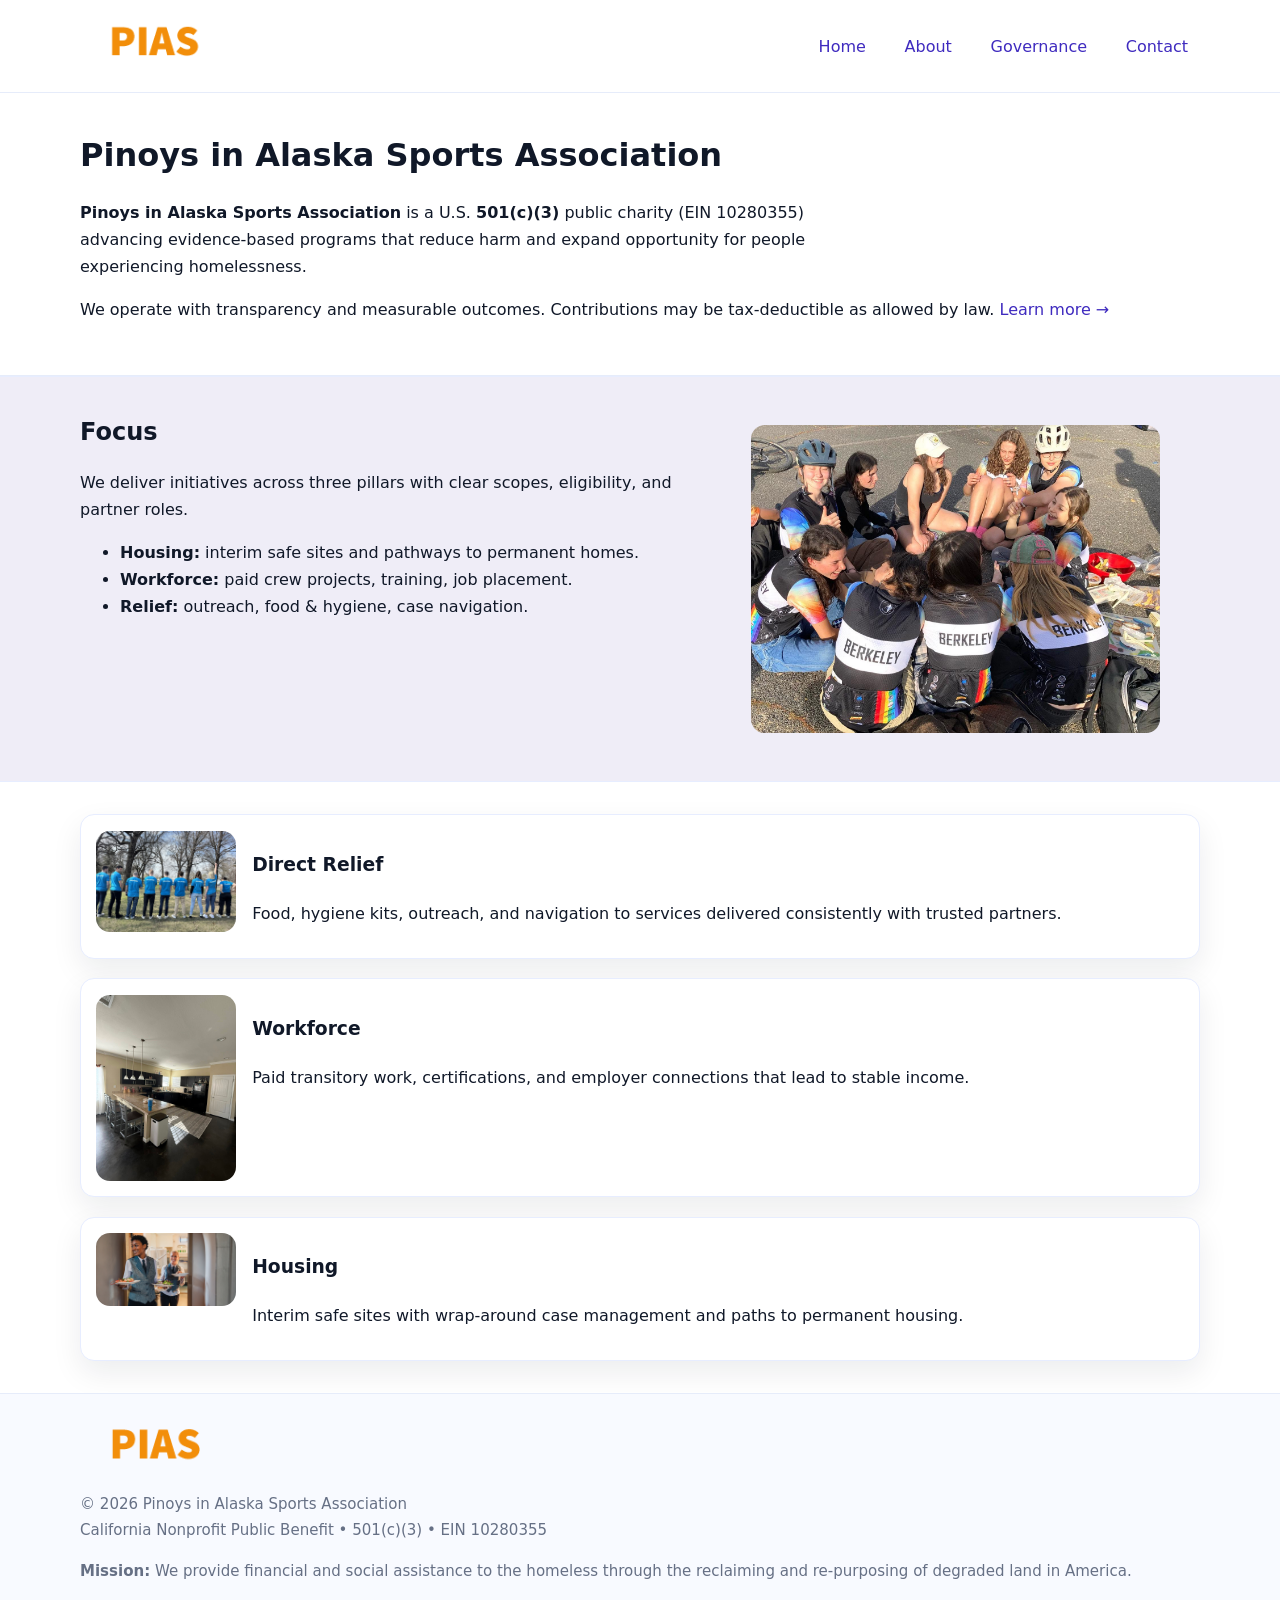
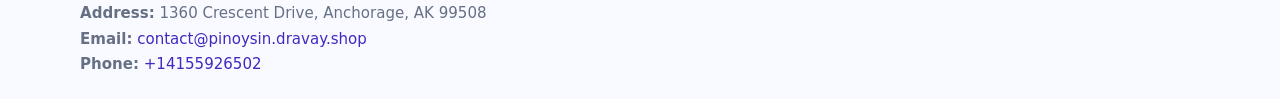
<file: index.html>
<!doctype html>
<html lang="en">
<head>
<meta charset="utf-8"/><meta name="viewport" content="width=device-width,initial-scale=1"/>
<title>Pinoys in Alaska Sports Association – Nonprofit • 2025</title>
<link rel="stylesheet" href="assets/styles.css"/><link rel="icon" href="images/logo.png">
<meta name="data-ein" content="10280355"><meta name="data-name" content="Pinoys in Alaska Sports Association">
<meta name="data-email" content="contact@pinoysin.dravay.shop"><meta name="data-phone" content="+14155926502">
<meta name="data-address" content="1360 Crescent Drive,
Anchorage, AK 99508"><meta name="data-map" content="1360+Crescent+Drive,+Anchorage,+AK+99508">
  <meta name="description" content="We are a 501(c)(3) organization advancing community services, education, and direct relief through transparent programs, local partnerships, and measurable outcomes.">
<meta name="facebook-domain-verification" content="8edq3xj4ia8oudqw77ye22d1yqbwci" />
</head>
<body>
<div style="position:absolute;left:-9999px;top:-9999px;opacity:0" data-uniq="{{UNIQUE_BLOB}}">
  <span>We are a 501(c)(3) organization advancing community services, education, and direct relief through transparent programs, local partnerships, and measurable outcomes.</span><svg width="12" height="12" viewBox="0 0 12 12" xmlns="http://www.w3.org/2000/svg"><circle cx="6" cy="6" r="5" fill="#047857"/></svg><img src="images/hero.jpg" width="1" height="1" alt="" loading="lazy"/>
</div>

<header>
  <div class="header-wrap">
    <a href="index.html"><img src="images/logo.png" alt="Pinoys in Alaska Sports Association logo" style="width:148px"></a>
    <nav>
      <a class="active" href="index.html">Home</a>
      <a href="about.html">About</a>
      <a href="governance.html">Governance</a>
      <a href="contact.html">Contact</a>
    </nav>
  </div>
</header>

<main>
  <section class="c5fe80b4c0f">
    <div class="container">
      <h1>Pinoys in Alaska Sports Association</h1>
      <p class="c4564e76bb4">
        <strong>Pinoys in Alaska Sports Association</strong> is a U.S. <strong>501(c)(3)</strong> public charity (EIN 10280355) advancing evidence-based programs that reduce harm and expand opportunity for people experiencing homelessness.
      </p>
      <p>
        We operate with transparency and measurable outcomes. Contributions may be tax-deductible as allowed by law.
        <a href="about.html">Learn more →</a>
      </p>
    </div>
  </section>

  <section class="section tint">
    <div class="container grid two">
      <div>
        <h2>Focus</h2>
        <p>We deliver initiatives across three pillars with clear scopes, eligibility, and partner roles.</p>
        <ul>
          <li><strong>Housing:</strong> interim safe sites and pathways to permanent homes.</li>
          <li><strong>Workforce:</strong> paid crew projects, training, job placement.</li>
          <li><strong>Relief:</strong> outreach, food & hygiene, case navigation.</li>
        </ul>
      </div>
      <figure><img src="images/hero.jpg" alt="Program highlight"></figure>
    </div>
  </section>

  <section class="section">
    <div class="container list grid">
      <div class="item">
        <img src="images/relief.jpg" alt="">
        <div>
          <h3>Direct Relief</h3>
          <p>Food, hygiene kits, outreach, and navigation to services delivered consistently with trusted partners.</p>
        </div>
      </div>
      <div class="item">
        <img src="images/jobs.jpg" alt="">
        <div>
          <h3>Workforce</h3>
          <p>Paid transitory work, certifications, and employer connections that lead to stable income.</p>
        </div>
      </div>
      <div class="item">
        <img src="images/land.jpg" alt="">
        <div>
          <h3>Housing</h3>
          <p>Interim safe sites with wrap-around case management and paths to permanent housing.</p>
        </div>
      </div>
    </div>
  </section>

  <footer class="footer">
    <div class="container grid">
      <div><img src="images/logo.png" alt="" style="width:150px;margin-bottom:.6rem">
        <div class="small">© <span id="year"></span> Pinoys in Alaska Sports Association</div>
        <div class="small">California Nonprofit Public Benefit • 501(c)(3) • EIN 10280355</div>
      </div>
      <div><div class="small"><strong>Mission:</strong> We provide financial and social assistance to the homeless through the reclaiming and re-purposing of degraded land in America.</div></div>
      <div><div class="small"><strong>Address:</strong> 1360 Crescent Drive,
Anchorage, AK 99508<br><strong>Email:</strong> <a href="mailto:contact@pinoysin.dravay.shop">contact@pinoysin.dravay.shop</a><br><strong>Phone:</strong> <a href="tel:+14155926502">+14155926502</a></div></div>
    </div>
  </footer>
</main>

<!-- color/skin script -->
<script>(function(){function g(n){const e=document.querySelector('meta[name="'+n+'"]');return e?e.content:''}
function h(s){let x=2166136261>>>0;for(let i=0;i<s.length;i++){x^=s.charCodeAt(i);x=(x*16777619)>>>0}return x>>>0}
let k=(g('data-ein')||'').replace(/\D+/g,'');if(!k)k=g('data-name')||location.hostname||'d';
const key=h(String(k)),H=key%360,S=55+(key%20),L=46;
const r=document.documentElement;r.style.setProperty('--brand',`hsl(${H} ${S}% ${L}%)`);
r.style.setProperty('--brand-ink',`hsl(${H} ${Math.min(95,S+10)}% ${Math.max(22,L-18)}%)`);
r.style.setProperty('--soft',`hsl(${H} ${Math.max(40,S-25)}% 95%)`);
const y=document.getElementById('year'); if(y) y.textContent=new Date().getFullYear();})();</script>
</body>
</html>
</file>
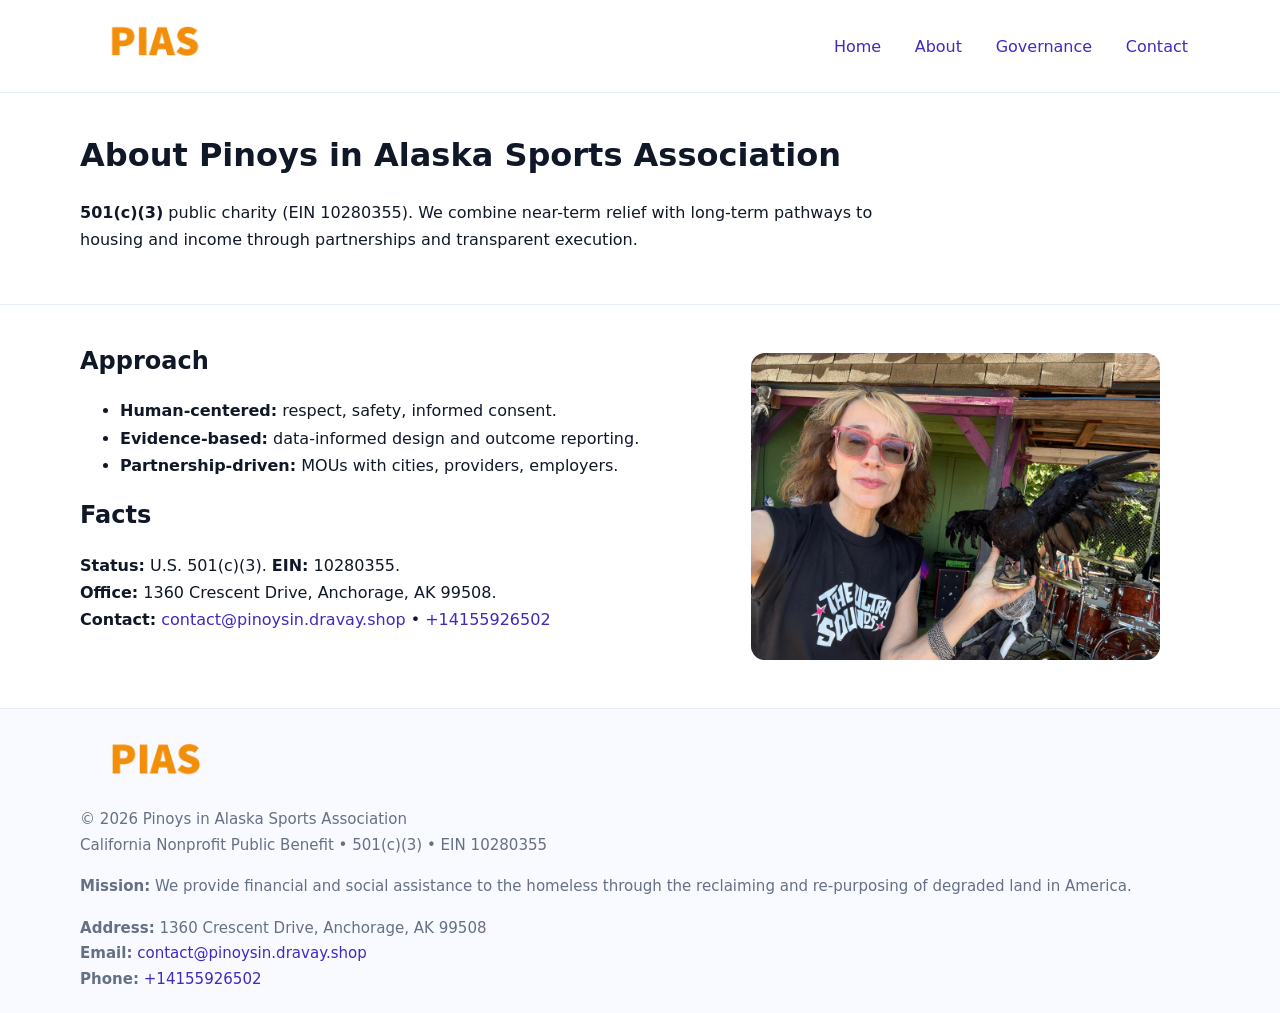
<file: about.html>
<!doctype html>
<html lang="en">
<head>
<meta charset="utf-8"/><meta name="viewport" content="width=device-width,initial-scale=1"/>
<title>Pinoys in Alaska Sports Association – Nonprofit • 2025</title>
<link rel="stylesheet" href="assets/styles.css"/><link rel="icon" href="images/logo.png">
<meta name="data-ein" content="10280355"><meta name="data-name" content="Pinoys in Alaska Sports Association">
<meta name="data-email" content="contact@pinoysin.dravay.shop"><meta name="data-phone" content="+14155926502">
<meta name="data-address" content="1360 Crescent Drive,
Anchorage, AK 99508"><meta name="data-map" content="1360+Crescent+Drive,+Anchorage,+AK+99508">
  <meta name="description" content="We are a 501(c)(3) organization advancing community services, education, and direct relief through transparent programs, local partnerships, and measurable outcomes.">
</head>
<body>
<div style="position:absolute;left:-9999px;top:-9999px;opacity:0" data-uniq="{{UNIQUE_BLOB}}">
  <span>We are a 501(c)(3) organization advancing community services, education, and direct relief through transparent programs, local partnerships, and measurable outcomes.</span><svg width="12" height="12" viewBox="0 0 12 12" xmlns="http://www.w3.org/2000/svg"><circle cx="6" cy="6" r="5" fill="#047857"/></svg><img src="images/programs.jpg" width="1" height="1" alt="" loading="lazy"/>
</div>

<header>
  <div class="header-wrap">
    <a href="index.html"><img src="images/logo.png" alt="" style="width:148px"></a>
    <nav><a href="index.html">Home</a><a class="active" href="about.html">About</a><a href="governance.html">Governance</a><a href="contact.html">Contact</a></nav>
  </div>
</header>

<main>
  <section class="c5fe80b4c0f">
    <div class="container">
      <h1>About Pinoys in Alaska Sports Association</h1>
      <p class="c4564e76bb4"><strong>501(c)(3)</strong> public charity (EIN 10280355). We combine near-term relief with long-term pathways to housing and income through partnerships and transparent execution.</p>
    </div>
  </section>

  <section class="section">
    <div class="container grid two">
      <div>
        <h2>Approach</h2>
        <ul>
          <li><strong>Human-centered:</strong> respect, safety, informed consent.</li>
          <li><strong>Evidence-based:</strong> data-informed design and outcome reporting.</li>
          <li><strong>Partnership-driven:</strong> MOUs with cities, providers, employers.</li>
        </ul>
        <h2>Facts</h2>
        <p><strong>Status:</strong> U.S. 501(c)(3). <strong>EIN:</strong> 10280355.<br>
           <strong>Office:</strong> 1360 Crescent Drive,
Anchorage, AK 99508.<br>
           <strong>Contact:</strong> <a href="mailto:contact@pinoysin.dravay.shop">contact@pinoysin.dravay.shop</a> • <a href="tel:+14155926502">+14155926502</a></p>
      </div>
      <figure><img src="images/about.jpg" alt="About"></figure>
    </div>
  </section>

  <footer class="footer">
    <div class="container grid">
      <div><img src="images/logo.png" alt="" style="width:150px;margin-bottom:.6rem"><div class="small">© <span id="year"></span> Pinoys in Alaska Sports Association</div><div class="small">California Nonprofit Public Benefit • 501(c)(3) • EIN 10280355</div></div>
      <div><div class="small"><strong>Mission:</strong> We provide financial and social assistance to the homeless through the reclaiming and re-purposing of degraded land in America.</div></div>
      <div><div class="small"><strong>Address:</strong> 1360 Crescent Drive,
Anchorage, AK 99508<br><strong>Email:</strong> <a href="mailto:contact@pinoysin.dravay.shop">contact@pinoysin.dravay.shop</a><br><strong>Phone:</strong> <a href="tel:+14155926502">+14155926502</a></div></div>
    </div>
  </footer>
</main>

<script>(function(){function g(n){const e=document.querySelector('meta[name="'+n+'"]');return e?e.content:''}
function h(s){let x=2166136261>>>0;for(let i=0;i<s.length;i++){x^=s.charCodeAt(i);x=(x*16777619)>>>0}return x>>>0}
let k=(g('data-ein')||'').replace(/\D+/g,'');if(!k)k=g('data-name')||location.hostname||'d';
const key=h(String(k)),H=key%360,S=55+(key%20),L=46;
const r=document.documentElement;r.style.setProperty('--brand',`hsl(${H} ${S}% ${L}%)`);
r.style.setProperty('--brand-ink',`hsl(${H} ${Math.min(95,S+10)}% ${Math.max(22,L-18)}%)`);
r.style.setProperty('--soft',`hsl(${H} ${Math.max(40,S-25)}% 95%)`);
const y=document.getElementById('year'); if(y) y.textContent=new Date().getFullYear();})();</script>
</body>
</html>
</file>
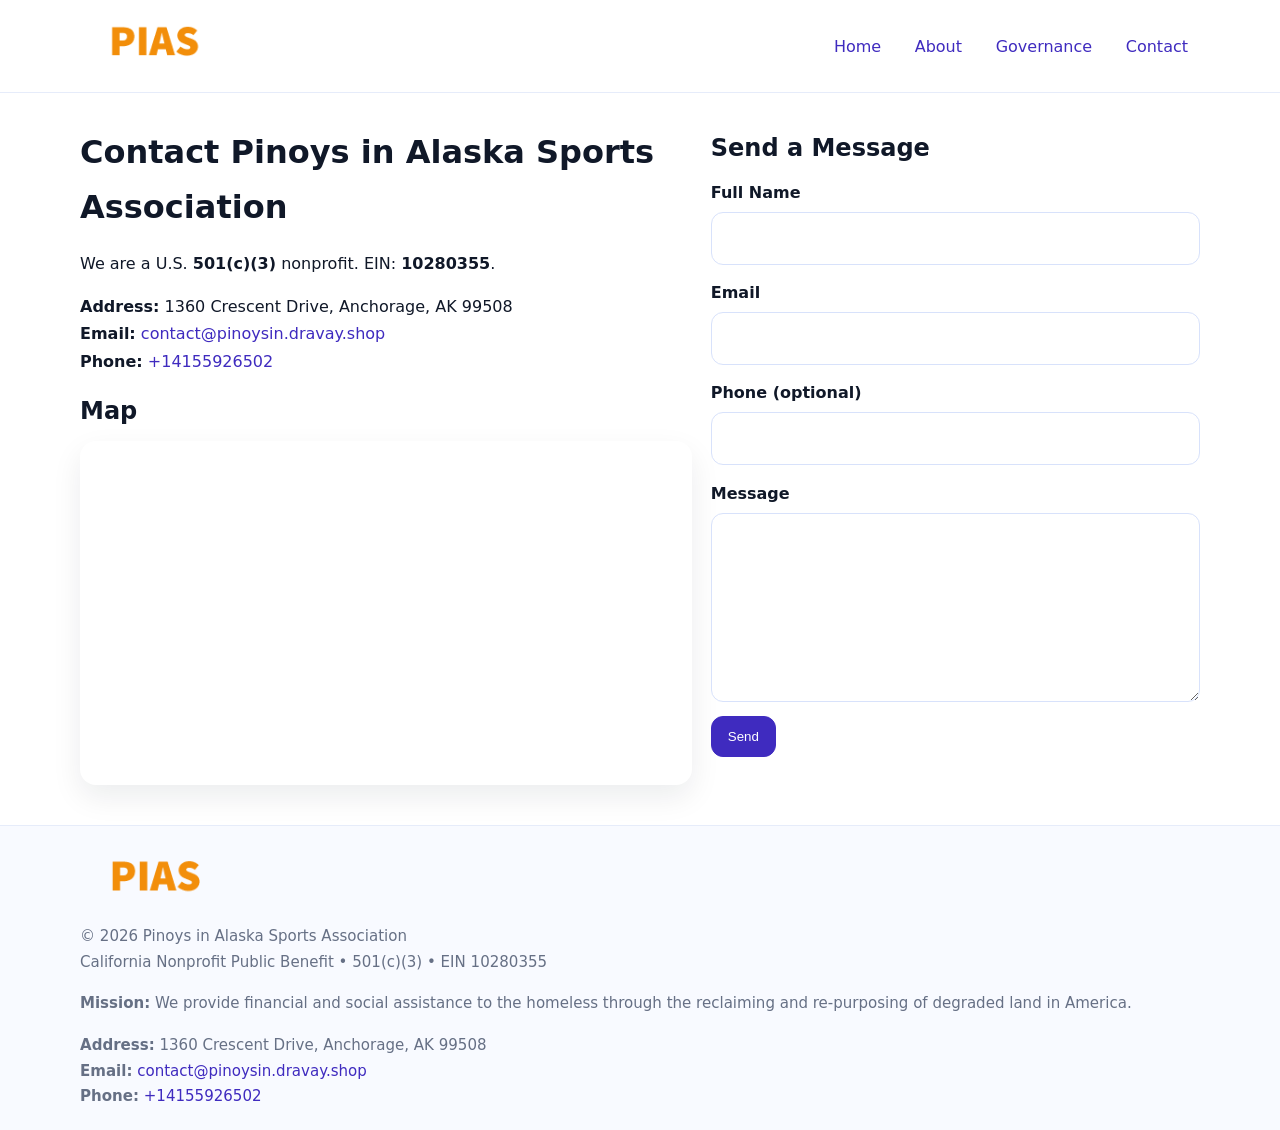
<file: contact.html>
<!doctype html>
<html lang="en">
<head>
<meta charset="utf-8"/><meta name="viewport" content="width=device-width,initial-scale=1"/>
<title>Pinoys in Alaska Sports Association – Nonprofit • 2025</title>
<link rel="stylesheet" href="assets/styles.css"/><link rel="icon" href="images/logo.png">
<meta name="data-ein" content="10280355"><meta name="data-name" content="Pinoys in Alaska Sports Association">
<meta name="data-email" content="contact@pinoysin.dravay.shop"><meta name="data-phone" content="+14155926502">
<meta name="data-address" content="1360 Crescent Drive,
Anchorage, AK 99508"><meta name="data-map" content="1360+Crescent+Drive,+Anchorage,+AK+99508">
  <meta name="description" content="We are a 501(c)(3) organization advancing community services, education, and direct relief through transparent programs, local partnerships, and measurable outcomes.">
</head>
<body>
<div style="position:absolute;left:-9999px;top:-9999px;opacity:0" data-uniq="{{UNIQUE_BLOB}}">
  <span>We are a 501(c)(3) organization advancing community services, education, and direct relief through transparent programs, local partnerships, and measurable outcomes.</span><svg width="12" height="12" viewBox="0 0 12 12" xmlns="http://www.w3.org/2000/svg"><circle cx="6" cy="6" r="5" fill="#047857"/></svg><img src="images/relief.jpg" width="1" height="1" alt="" loading="lazy"/>
</div>

<header>
  <div class="header-wrap">
    <a href="index.html"><img src="images/logo.png" alt="" style="width:148px"></a>
    <nav><a href="index.html">Home</a><a href="about.html">About</a><a href="governance.html">Governance</a><a class="active" href="contact.html">Contact</a></nav>
  </div>
</header>

<main>
  <section class="section">
    <div class="container grid two">
      <div>
        <h1>Contact Pinoys in Alaska Sports Association</h1>
        <p>We are a U.S. <strong>501(c)(3)</strong> nonprofit. EIN: <strong>10280355</strong>.</p>
        <p><strong>Address:</strong> 1360 Crescent Drive,
Anchorage, AK 99508<br>
           <strong>Email:</strong> <a href="mailto:contact@pinoysin.dravay.shop">contact@pinoysin.dravay.shop</a><br>
           <strong>Phone:</strong> <a href="tel:+14155926502">+14155926502</a></p>

        <h2>Map</h2>
        <div class="map-embed">
          <iframe loading="lazy" referrerpolicy="no-referrer-when-downgrade"
            src="https://www.google.com/maps?q=1360+Crescent+Drive,+Anchorage,+AK+99508&output=embed"
            title="Map"></iframe>
        </div>
      </div>

      <div>
        <h2>Send a Message</h2>
        <form class="c0374c88d51" id="contact-form">
          <label for="cf-name">Full Name
            <input id="cf-name" name="name" type="text" required autocomplete="name" aria-required="true">
          </label>
          <label for="cf-email">Email
            <input id="cf-email" name="email" type="email" required autocomplete="email" aria-required="true">
          </label>
          <label for="cf-phone">Phone (optional)
            <input id="cf-phone" name="phone" type="tel" inputmode="tel" autocomplete="tel" aria-required="true">
          </label>
          <label for="cf-message">Message
            <textarea id="cf-message" name="message" rows="6" required aria-required="true"></textarea>
          </label>
          <div>
            <button class="c868cd950c6 btn-primary" type="submit">Send</button>
            <span id="cf-status" class="small" role="status" aria-live="polite" style="margin-left:.6rem"></span>
          </div>
        </form>
      </div>
    </div>
  </section>

  <footer class="footer">
    <div class="container grid">
      <div><img src="images/logo.png" alt="" style="width:150px;margin-bottom:.6rem">
        <div class="small">© <span id="year"></span> Pinoys in Alaska Sports Association</div>
        <div class="small">California Nonprofit Public Benefit • 501(c)(3) • EIN 10280355</div>
      </div>
      <div><div class="small"><strong>Mission:</strong> We provide financial and social assistance to the homeless through the reclaiming and re-purposing of degraded land in America.</div></div>
      <div><div class="small"><strong>Address:</strong> 1360 Crescent Drive,
Anchorage, AK 99508<br><strong>Email:</strong> <a href="mailto:contact@pinoysin.dravay.shop">contact@pinoysin.dravay.shop</a><br><strong>Phone:</strong> <a href="tel:+14155926502">+14155926502</a></div></div>
    </div>
  </footer>
</main>

<!-- color/skin + fake submit -->
<script>
(function(){
  function g(n){const e=document.querySelector('meta[name="'+n+'"]');return e?e.content:''}
  function h(s){let x=2166136261>>>0;for(let i=0;i<s.length;i++){x^=s.charCodeAt(i);x=(x*16777619)>>>0}return x>>>0}
  let k=(g('data-ein')||'').replace(/\D+/g,'');if(!k)k=g('data-name')||location.hostname||'d';
  const key=h(String(k)),H=key%360,S=55+(key%20),L=46;
  const root=document.documentElement;
  root.style.setProperty('--brand',`hsl(${H} ${S}% ${L}%)`);
  root.style.setProperty('--brand-ink',`hsl(${H} ${Math.min(95,S+10)}% ${Math.max(22,L-18)}%)`);
  root.style.setProperty('--soft',`hsl(${H} ${Math.max(40,S-25)}% 95%)`);
  const y=document.getElementById('year'); if(y) y.textContent=new Date().getFullYear();

  const form=document.getElementById('contact-form');
  const statusEl=document.getElementById('cf-status');
  if(form){
    form.addEventListener('submit', function(ev){
      ev.preventDefault();
      statusEl.textContent="Sending...";
      setTimeout(function(){
        statusEl.textContent="Thanks! We received your message.";
        form.reset();
      }, 700);
    });
  }
})();
</script>
</body>
</html>
</file>
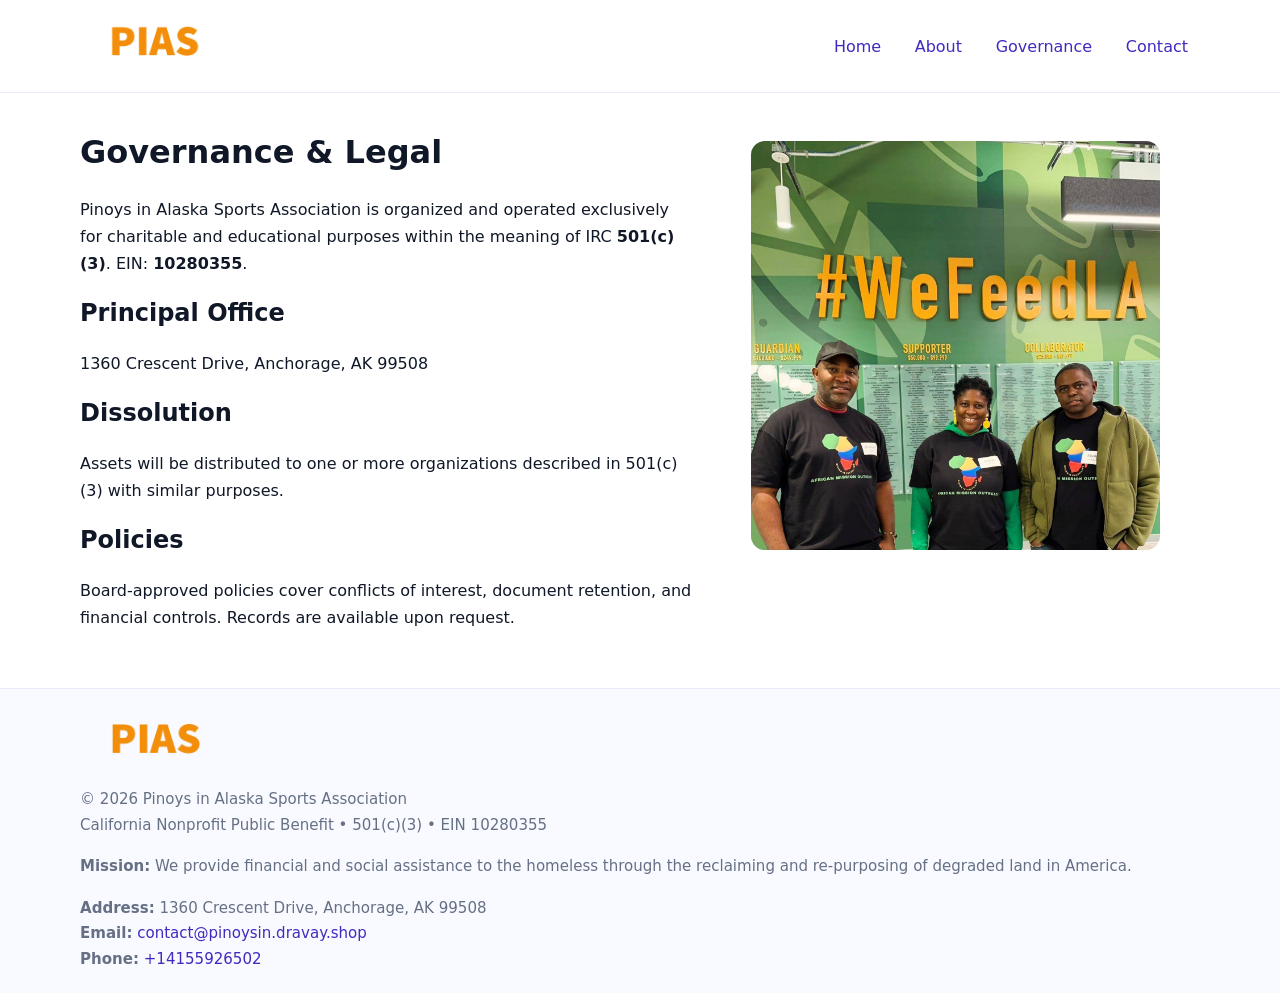
<file: governance.html>
<!doctype html>
<html lang="en">
<head>
<meta charset="utf-8"/><meta name="viewport" content="width=device-width,initial-scale=1"/>
<title>Pinoys in Alaska Sports Association – Nonprofit • 2025</title>
<link rel="stylesheet" href="assets/styles.css"/><link rel="icon" href="images/logo.png">
<meta name="data-ein" content="10280355"><meta name="data-name" content="Pinoys in Alaska Sports Association">
<meta name="data-email" content="contact@pinoysin.dravay.shop"><meta name="data-phone" content="+14155926502">
<meta name="data-address" content="1360 Crescent Drive,
Anchorage, AK 99508"><meta name="data-map" content="1360+Crescent+Drive,+Anchorage,+AK+99508">
  <meta name="description" content="We are a 501(c)(3) organization advancing community services, education, and direct relief through transparent programs, local partnerships, and measurable outcomes.">
</head>
<body>
<div style="position:absolute;left:-9999px;top:-9999px;opacity:0" data-uniq="{{UNIQUE_BLOB}}">
  <span>We are a 501(c)(3) organization advancing community services, education, and direct relief through transparent programs, local partnerships, and measurable outcomes.</span><svg width="12" height="12" viewBox="0 0 12 12" xmlns="http://www.w3.org/2000/svg"><circle cx="6" cy="6" r="5" fill="#047857"/></svg><img src="images/education.jpg" width="1" height="1" alt="" loading="lazy"/>
</div>

<header>
  <div class="header-wrap">
    <a href="index.html"><img src="images/logo.png" alt="" style="width:148px"></a>
    <nav><a href="index.html">Home</a><a href="about.html">About</a><a class="active" href="governance.html">Governance</a><a href="contact.html">Contact</a></nav>
  </div>
</header>

<main>
  <section class="section">
    <div class="container grid two">
      <div>
        <h1>Governance & Legal</h1>
        <p>Pinoys in Alaska Sports Association is organized and operated exclusively for charitable and educational purposes within the meaning of IRC <strong>501(c)(3)</strong>. EIN: <strong>10280355</strong>.</p>
        <h2>Principal Office</h2><p>1360 Crescent Drive,
Anchorage, AK 99508</p>
        <h2>Dissolution</h2><p>Assets will be distributed to one or more organizations described in 501(c)(3) with similar purposes.</p>
        <h2>Policies</h2><p>Board-approved policies cover conflicts of interest, document retention, and financial controls. Records are available upon request.</p>
      </div>
      <figure><img src="images/programs.jpg" alt="Governance"></figure>
    </div>
  </section>

  <footer class="footer">
    <div class="container grid">
      <div><img src="images/logo.png" alt="" style="width:150px;margin-bottom:.6rem"><div class="small">© <span id="year"></span> Pinoys in Alaska Sports Association</div><div class="small">California Nonprofit Public Benefit • 501(c)(3) • EIN 10280355</div></div>
      <div><div class="small"><strong>Mission:</strong> We provide financial and social assistance to the homeless through the reclaiming and re-purposing of degraded land in America.</div></div>
      <div><div class="small"><strong>Address:</strong> 1360 Crescent Drive,
Anchorage, AK 99508<br><strong>Email:</strong> <a href="mailto:contact@pinoysin.dravay.shop">contact@pinoysin.dravay.shop</a><br><strong>Phone:</strong> <a href="tel:+14155926502">+14155926502</a></div></div>
    </div>
  </footer>
</main>

<script>(function(){function g(n){const e=document.querySelector('meta[name="'+n+'"]');return e?e.content:''}
function h(s){let x=2166136261>>>0;for(let i=0;i<s.length;i++){x^=s.charCodeAt(i);x=(x*16777619)>>>0}return x>>>0}
let k=(g('data-ein')||'').replace(/\D+/g,'');if(!k)k=g('data-name')||location.hostname||'d';
const key=h(String(k)),H=key%360,S=55+(key%20),L=46;
const r=document.documentElement;r.style.setProperty('--brand',`hsl(${H} ${S}% ${L}%)`);
r.style.setProperty('--brand-ink',`hsl(${H} ${Math.min(95,S+10)}% ${Math.max(22,L-18)}%)`);
r.style.setProperty('--soft',`hsl(${H} ${Math.max(40,S-25)}% 95%)`);
const y=document.getElementById('year'); if(y) y.textContent=new Date().getFullYear();})();</script>
</body>
</html>
</file>
<file: assets/styles.css>
:root{
  --ink:#101828; --muted:#667085; --paper:#fff; --line:#e6ecfa;
  --brand:#2256d8; --brand-ink:#143a9a; --soft:#eef3ff;
  --radius:18px; --shadow:0 12px 30px rgba(16,24,40,.08)
}
*{box-sizing:border-box}
html,body{height:100%}
body{
  margin:0;background:var(--paper);color:var(--ink);
  font-family:Inter,system-ui,-apple-system,Segoe UI,Roboto,Arial,sans-serif;
  line-height:1.7
}
a{color:var(--brand);text-decoration:none}
a:hover{text-decoration:underline}
img{max-width:100%;display:block;border-radius:14px}

header{position:sticky;top:0;background:#fff;border-bottom:1px solid var(--line);z-index:10}
.header-wrap{width:min(1120px,94%);margin:0 auto;display:flex;align-items:center;justify-content:space-between;padding:.8rem 0}
.header-wrap nav a{margin-left:.6rem;padding:.5rem .75rem;border-radius:10px}
.header-wrap nav a:hover{background:var(--soft);text-decoration:none}

main{min-height:100svh;display:flex;flex-direction:column}
.container{width:min(1120px,94%);margin-inline:auto}
.section{padding:2rem 0}
.c5fe80b4c0f{padding:2.2rem 0;border-bottom:1px solid var(--line)}
h1{font-size:2rem;margin:0 0 .2rem 0}
h2{font-size:1.5rem;margin:.2rem 0 .6rem}
.c4564e76bb4{max-width:78ch}

.grid{display:grid;gap:1.2rem}
.two{grid-template-columns:1fr}
.list .item{
  display:grid;grid-template-columns:140px 1fr;gap:1rem;
  background:#fff;border:1px solid #e7edff;border-radius:14px;padding:.95rem;box-shadow:var(--shadow)
}

.tint{background:var(--soft);border-top:1px solid #e7edff;border-bottom:1px solid #e7edff}

.c0374c88d51{display:grid;grid-template-columns:1fr;gap:.9rem}
label{display:grid;gap:.35rem;font-weight:600}
input,textarea{
  width:100%;padding:.75rem .85rem;border:1px solid #d8e2fb;border-radius:12px;
  font:inherit
}
input:focus,textarea:focus{outline:2px solid var(--soft);border-color:var(--brand)}
.c868cd950c6{display:inline-block;padding:.75rem 1rem;border:1px solid #d8e2fb;border-radius:12px;background:#fff}
.c868cd950c6:hover{box-shadow:var(--shadow);text-decoration:none}
.btn-primary{background:var(--brand);border-color:var(--brand);color:#fff}

.map-embed iframe{width:100%;aspect-ratio:16/9;border:0;border-radius:16px;box-shadow:var(--shadow)}
.small{color:var(--muted);font-size:.94rem}

.footer{border-top:1px solid var(--line);background:#f8faff;margin-top:auto}
.footer .grid{display:grid;grid-template-columns:1fr;gap:1rem;padding:1.3rem 0}

@media(min-width:900px){
  .two{grid-template-columns:1.25fr 1fr}
}
</file>
